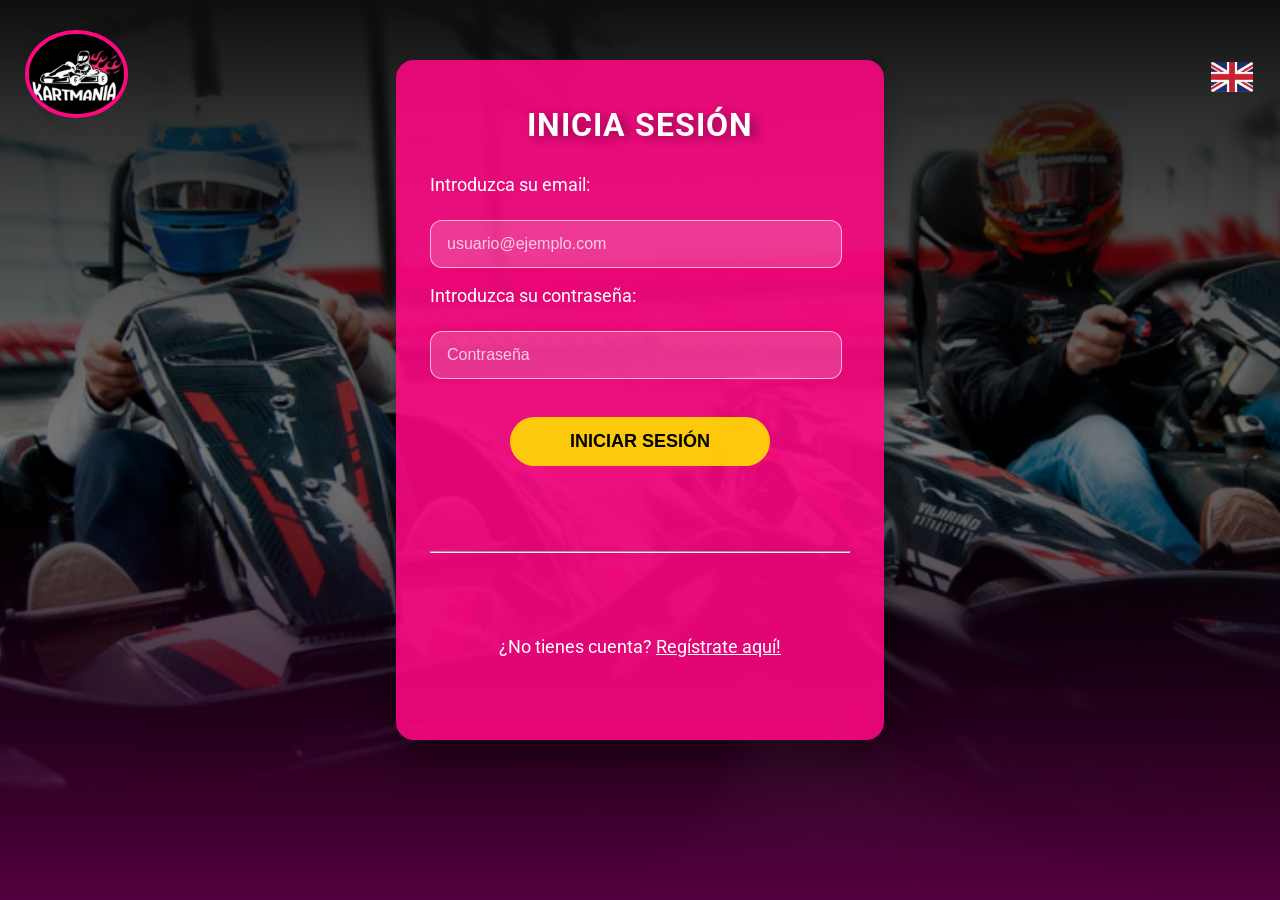
<file: pages/iniSesion.html>
﻿<!DOCTYPE html>
<html lang="es">
<head>
    <meta charset="UTF-8">
    <title>Login</title>
    <link rel="stylesheet" href="../css/formularios/iniSesion.css">
    <link href="https://fonts.googleapis.com/css2?family=Luckiest+Guy&family=Playfair+Display:ital,wght@0,400..900;1,400..900&family=Roboto:ital,wght@0,100..900;1,100..900&family=Ubuntu:ital,wght@0,300;0,400;0,500;0,700;1,300;1,400;1,500;1,700&display=swap" rel="stylesheet">
</head>
<body>
    <header>
        <a href="../index.html"><img id="logo" src="../images/logoKartmania.jpg" alt="Logo Kartmania"></a>
    </header>
    <main>
        <section id="logosLoginCarritoEspañaUK"> 
                <div id="banderaUk">
                    <a href="iniSesionEN.html"><img src="../images/banderaUk.png" alt="English"></a>
                </div> 
            </section>
        <form class="cajaLogin" novalidate>
            <section>
                <h1>INICIA SESIÓN</h1>
            </section>
            <section id="camposRellenar">
                <p id="rellenarEmail">Introduzca su email:</p>
                <input type="email" placeholder="usuario@ejemplo.com" required>
                <p id="rellenarContraseña">Introduzca su contraseña:</p>
                <input id="contraseña" type="password" placeholder="Contraseña" required>
                <button id="botonIniciarSesion" type="submit">Iniciar sesión</button>
            </section>
            <br>
            <br>
            <br>
            <hr>
            <section>
                <p id="pregunta">¿No tienes cuenta? <a id="Registrar" href="registro.html">Regístrate aquí!</a></p>
            </section>
        </form>
    </main>
</body>
</html>
</file>
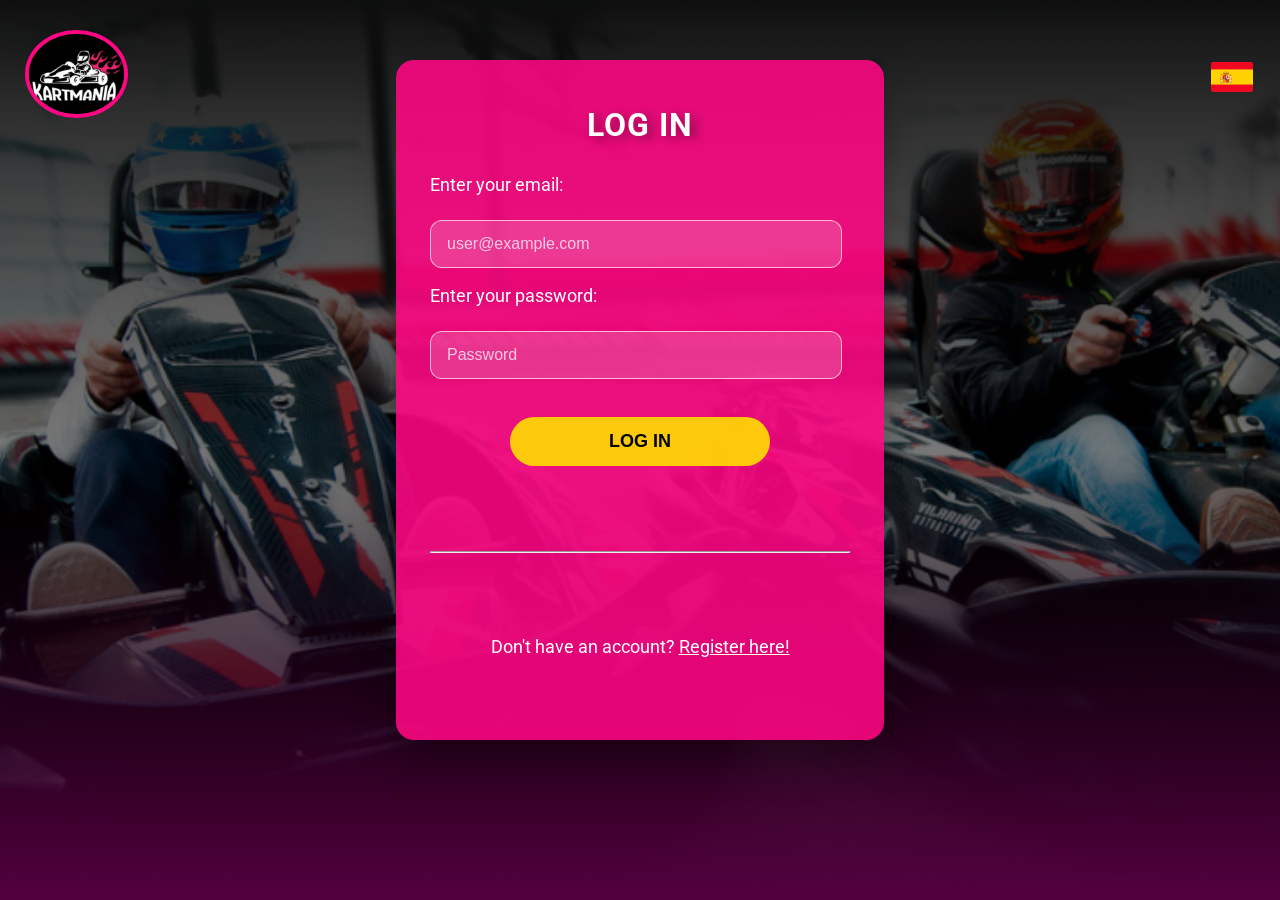
<file: pages/iniSesionEN.html>
﻿<!DOCTYPE html>
<html lang="en">
<head>
    <meta charset="UTF-8">
    <title>Login</title>
    <link rel="stylesheet" href="../css/formularios/iniSesion.css">
    <link href="https://fonts.googleapis.com/css2?family=Luckiest+Guy&family=Playfair+Display:ital,wght@0,400..900;1,400..900&family=Roboto:ital,wght@0,100..900;1,100..900&family=Ubuntu:ital,wght@0,300;0,400;0,500;0,700;1,300;1,400;1,500;1,700&display=swap" rel="stylesheet">
</head>
<body>
    <header>
        <a href="../index.html"><img id="logo" src="../images/logoKartmania.jpg" alt="Logo Kartmania"></a>
    </header>
    <main>
        <section id="logosLoginCarritoEspañaUK"> 
            <div id="banderaEspaña">
                <a href="iniSesion.html"><img src="../images/banderaEspana.png" alt="Español"></a>
            </div> 
        </section>
        <form class="cajaLogin" novalidate>
            <section>
                <h1>LOG IN</h1>
            </section>
            <section id="camposRellenar">
                <p id="rellenarEmail">Enter your email:</p>
                <input type="email" placeholder="user@example.com" required>
                <p id="rellenarContraseña">Enter your password:</p>
                <input id="contraseña" type="password" placeholder="Password" required>
                <button id="botonIniciarSesion" type="submit">Log in</button>
            </section>
            <br>
            <br>
            <br>
            <hr>
            <section>
                <p id="pregunta">Don't have an account? <a id="Registrar" href="registroEN.html">Register here!</a></p>
            </section>
        </form>
    </main>
</body>
</html>
</file>
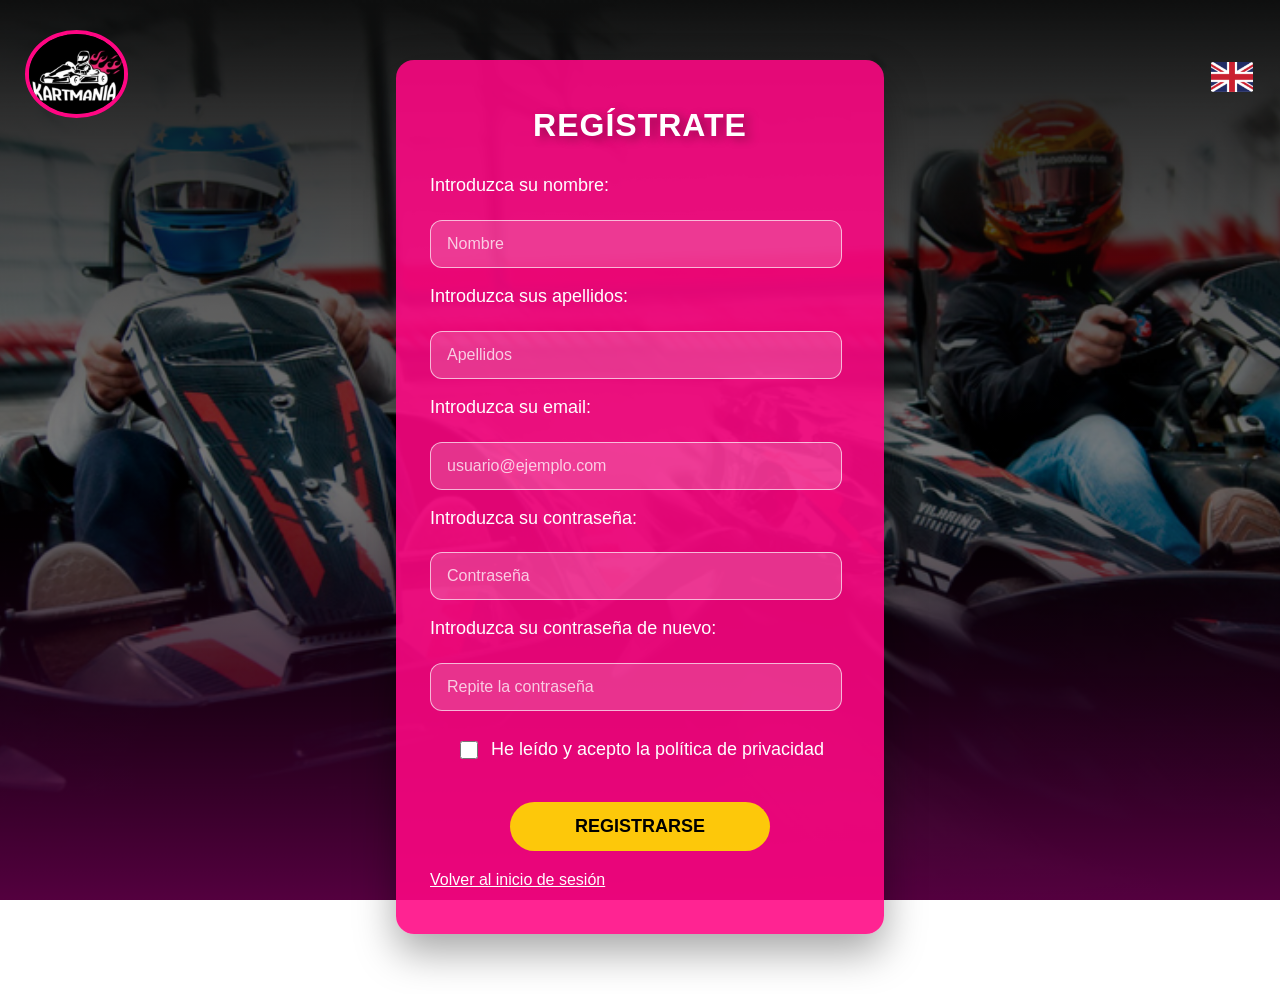
<file: pages/registro.html>
﻿<!DOCTYPE html>
<html lang="es">
<head>
    <meta charset="UTF-8">
    <title>Registrar</title>
    <link rel="stylesheet" href="../css/formularios/registro.css">
</head>
<body>
    <header>
        <a href="../index.html"><img id="logo" src="../images/logoKartmania.jpg" alt="Logo Kartmania"></a>
    </header>
    <main>
        <section id="logosLoginCarritoEspañaUK"> 
                <div id="banderaUk">
                    <a href="registroEN.html"><img src="../images/banderaUk.png" alt="English"></a>
                </div> 
            </section>
        <form class="cajaLogin" novalidate>
            <section>
                <h1>REGÍSTRATE</h1>
            </section>
            <section id="camposRellenar">
                <p id="rellenarNombre">Introduzca su nombre:</p>
                <input type="text" placeholder="Nombre" required>
                <p id="rellenarApellidos">Introduzca sus apellidos:</p>
                <input type="text" placeholder="Apellidos" required>
                <p id="rellenarEmail">Introduzca su email:</p>
                <input type="email" placeholder="usuario@ejemplo.com" required>
                <p id="rellenarContraseña">Introduzca su contraseña:</p>
                <input id="contraseña" type="password" placeholder="Contraseña" required>
                <p id="rellenarContraseña2">Introduzca su contraseña de nuevo:</p>
                <input id="contraseña2" type="password" placeholder="Repite la contraseña" required>
                <div class="checkbox-wrapper">
                    <p><input id="condiciones" type="checkbox" required> He leído y acepto la política de privacidad</p>
                </div>
                <button id="botonRegistrar" type="submit">Registrarse</button>
                <p class="volver-texto"><a id="backLogin" href="iniSesion.html">Volver al inicio de sesión</a></p>
            </section>
        </form>
    </main>
</body>
</html>
</file>
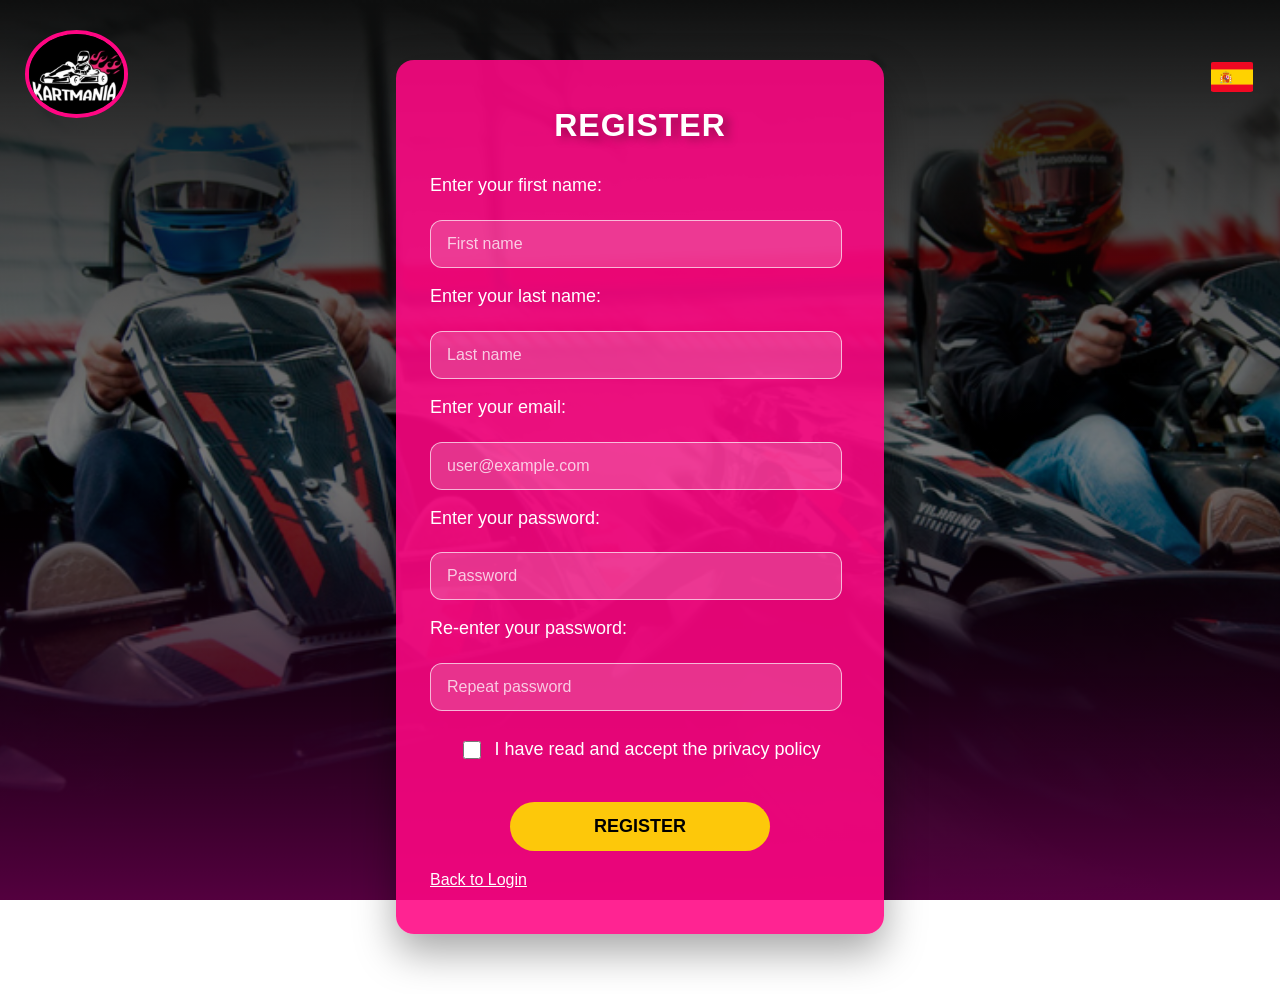
<file: pages/registroEN.html>
﻿<!DOCTYPE html>
<html lang="en">
<head>
    <meta charset="UTF-8">
    <title>Register</title>
    <link rel="stylesheet" href="../css/formularios/registro.css">
</head>
<body>
    <header>
        <a href="../index.html"><img id="logo" src="../images/logoKartmania.jpg" alt="Logo Kartmania"></a>
    </header>
    <main>
        <section id="logosLoginCarritoEspañaUK"> 
                <div id="banderaEspaña">
                    <a href="registro.html"><img src="../images/banderaEspana.png" alt="Español"></a>
                </div> 
            </section>
        <form class="cajaLogin" novalidate>
            <section>
                <h1>REGISTER</h1>
            </section>
            <section id="camposRellenar">
                <p id="rellenarNombre">Enter your first name:</p>
                <input type="text" placeholder="First name" required>
                <p id="rellenarApellidos">Enter your last name:</p>
                <input type="text" placeholder="Last name" required>
                <p id="rellenarEmail">Enter your email:</p>
                <input type="email" placeholder="user@example.com" required>
                <p id="rellenarContraseña">Enter your password:</p>
                <input id="contraseña" type="password" placeholder="Password" required>
                <p id="rellenarContraseña2">Re-enter your password:</p>
                <input id="contraseña2" type="password" placeholder="Repeat password" required>
                <div class="checkbox-wrapper">
                    <p><input id="condiciones" type="checkbox" required> I have read and accept the privacy policy</p>
                </div>
                <button id="botonRegistrar" type="submit">Register</button>
                <p class="volver-texto"><a id="backLogin" href="iniSesionEN.html">Back to Login</a></p>
            </section>
        </form>
    </main>
</body>
</html>
</file>
<file: css/formularios/iniSesion.css>
﻿body {
    background-image: linear-gradient(rgba(0, 0, 0, 0.367), rgba(0, 0, 0, 0.671)), url("../../images/IntroImagen.png");
    background-attachment: fixed;
    background-position: center;
    background-size: cover;
    line-height: 1.6;
    margin: 0;
    font-family: 'Roboto', sans-serif;
}
#logo {
    z-index: 100;
    top: 30px;
    left: 25px;
    border: 4px solid rgb(255, 6, 131);
    border-radius: 50%;
    position: fixed;
    height: 80px;
}
#logo:hover {
    transition: 0.4s;
    transform: scale(1.40);
}
main {
    min-height: calc(100vh - 140px);
    display: flex;
    justify-content: center;
    align-items: center;
    padding: 20px;
}
#logosLoginCarritoEspañaUK{
    position: absolute;
    right: 15px;
    top: 50px;
    margin: 10px;
}
#logosLoginCarritoEspañaUK img{
    height: 30px;
    margin-left: 2px;
    display: inline-block;
}
#banderaEspaña, #banderaUk{
    display: inline-block;
}
#banderaEspaña img{
    display: inline-block;
    border: 2px solid transparent;
    border-radius: 10%;
}
#banderaUk img{
    display: inline-block;
    border: 2px solid transparent;
    border-radius: 10%;
}
#banderaEspaña img:hover{
    border: 2px solid rgb(255, 255, 255);
    transition: 0.4s; 
    content: url("../images/banderaEspanaHover.png");
    transform: scale(1.15);
}
#banderaUk img:hover{
    border: 2px solid rgb(255, 255, 255);
    transition: 0.4s; 
    content: url("../images/banderaUkHover.png");
    transform: scale(1.15);
}
.cajaLogin {
    position: relative;
    width: 420px;
    min-height: 600px;
    background: rgba(255, 6, 131, 0.88);
    padding: 40px 34px;
    border-radius: 18px;
    margin: 40px auto;
    box-shadow: 0 18px 40px rgba(0, 0, 0, 0.35);
    color: white;
}
.cajaLogin h1 {
    margin: 0 0 20px;
    font-size: 2rem;
    text-align: center;
    letter-spacing: 1px;
    text-shadow: 6px 3px 10px rgba(0, 0, 0, 0.35);
}
#camposRellenar {
    display: flex;
    flex-direction: column;
    gap: 14px;
}
#camposRellenar p {
    margin: 0;
    font-size: 18px;
    color: white;
    text-align: left;
}
#camposRellenar input[type="email"],
#camposRellenar input[type="password"] {
    width: 90%;
    padding: 14px 16px;
    margin-top: 6px;
    border: 1px solid rgba(255, 255, 255, 0.65);
    border-radius: 12px;
    background: rgba(255, 255, 255, 0.18);
    color: white;
    font-size: 16px;
}
#camposRellenar input::placeholder {
    color: rgba(255, 255, 255, 0.75);
}
#botonIniciarSesion {
    width: 260px;
    padding: 14px 0;
    margin: 24px auto 0;
    display: block;
    border: none;
    border-radius: 30px;
    background-color: rgba(255, 217, 2, 0.92);
    color: rgb(0, 0, 0);
    font-size: 18px;
    font-weight: 700;
    cursor: pointer;
    text-transform: uppercase;
}
#botonIniciarSesion:hover {
    background-color: rgba(255, 255, 255, 0.95);
    transform: scale(1.03);
    transition: 0.25s ease;
}
#pregunta {
    text-align: center;
    font-size: 18px;
    margin-top: 80px;
}
#Registrar {
    color: white;
    text-decoration: underline;
}
#Registrar:hover {
    color: rgb(255, 217, 2);
}
</file>
<file: css/formularios/registro.css>
﻿body {
    background-image: linear-gradient(rgba(0, 0, 0, 0.367), rgba(0, 0, 0, 0.671)), url("../../images/IntroImagen.png");
    background-attachment: fixed;
    background-position: center;
    background-size: cover;
    line-height: 1.6;
    margin: 0;
    font-family: 'Roboto', sans-serif;
}
#logo {
    z-index: 100;
    top: 30px;
    left: 25px;
    border: 4px solid rgb(255, 6, 131);
    border-radius: 50%;
    position: fixed;
    height: 80px;
}
#logo:hover {
    transition: 0.4s;
    transform: scale(1.40);
}
main {
    min-height: calc(100vh - 140px);
    display: flex;
    justify-content: center;
    align-items: center;
    padding: 20px;
}
#logosLoginCarritoEspañaUK{
    position: absolute;
    right: 15px;
    top: 50px;
    margin: 10px;
}
#logosLoginCarritoEspañaUK img{
    height: 30px;
    margin-left: 2px;
    display: inline-block;
}
#banderaEspaña, #banderaUk{
    display: inline-block;
}
#banderaEspaña img{
    display: inline-block;
    border: 2px solid transparent;
    border-radius: 10%;
}
#banderaUk img{
    display: inline-block;
    border: 2px solid transparent;
    border-radius: 10%;
}
#banderaEspaña img:hover{
    border: 2px solid rgb(255, 255, 255);
    transition: 0.4s; 
    content: url("../images/banderaEspanaHover.png");
    transform: scale(1.15);
}
#banderaUk img:hover{
    border: 2px solid rgb(255, 255, 255);
    transition: 0.4s; 
    content: url("../images/banderaUkHover.png");
    transform: scale(1.15);
}
.cajaLogin {
    position: relative;
    width: 420px;
    min-height: 620px;
    background: rgba(255, 6, 131, 0.88);
    padding: 40px 34px;
    border-radius: 18px;
    margin: 40px auto;
    box-shadow: 0 18px 40px rgba(0, 0, 0, 0.35);
    color: white;
}
.cajaLogin h1 {
    margin: 0 0 20px;
    font-size: 2rem;
    text-align: center;
    letter-spacing: 1px;
    text-shadow: 6px 3px 10px rgba(0, 0, 0, 0.35);
}
#camposRellenar {
    display: flex;
    flex-direction: column;
    gap: 14px;
}
#camposRellenar p {
    margin: 0;
    font-size: 18px;
    color: white;
    text-align: left;
}
#camposRellenar input[type="text"],
#camposRellenar input[type="email"],
#camposRellenar input[type="password"] {
    width: 90%;
    padding: 14px 16px;
    margin-top: 6px;
    border: 1px solid rgba(255, 255, 255, 0.65);
    border-radius: 12px;
    background: rgba(255, 255, 255, 0.18);
    color: white;
    font-size: 16px;
}
#camposRellenar input::placeholder {
    color: rgba(255, 255, 255, 0.75);
}
.checkbox-wrapper {
    display: flex;
    justify-content: center;
    margin-top: 10px;
}
.checkbox-wrapper p {
    margin: 0;
    font-size: 16px;
    color: white;
    display: inline-flex;
    align-items: center;
    gap: 10px;
}
.checkbox-wrapper input[type="checkbox"] {
    width: 18px;
    height: 18px;
    accent-color: rgb(255, 217, 2);
}
#botonRegistrar {
    width: 260px;
    padding: 14px 0;
    margin: 24px auto 0;
    display: block;
    border: none;
    border-radius: 30px;
    background-color: rgba(255, 217, 2, 0.92);
    color: rgb(0, 0, 0);
    font-size: 18px;
    font-weight: 700;
    cursor: pointer;
    text-transform: uppercase;
}
#botonRegistrar:hover {
    background-color: rgba(255, 255, 255, 0.95);
    transform: scale(1.03);
    transition: 0.25s ease;
}
.volver-texto {
    margin-top: 20px;
    text-align: center;
}
.volver-texto a {
    color: white;
    text-decoration: underline;
    font-size: 16px;
}
.volver-texto a:hover {
    color: rgb(255, 217, 2);
}
</file>
